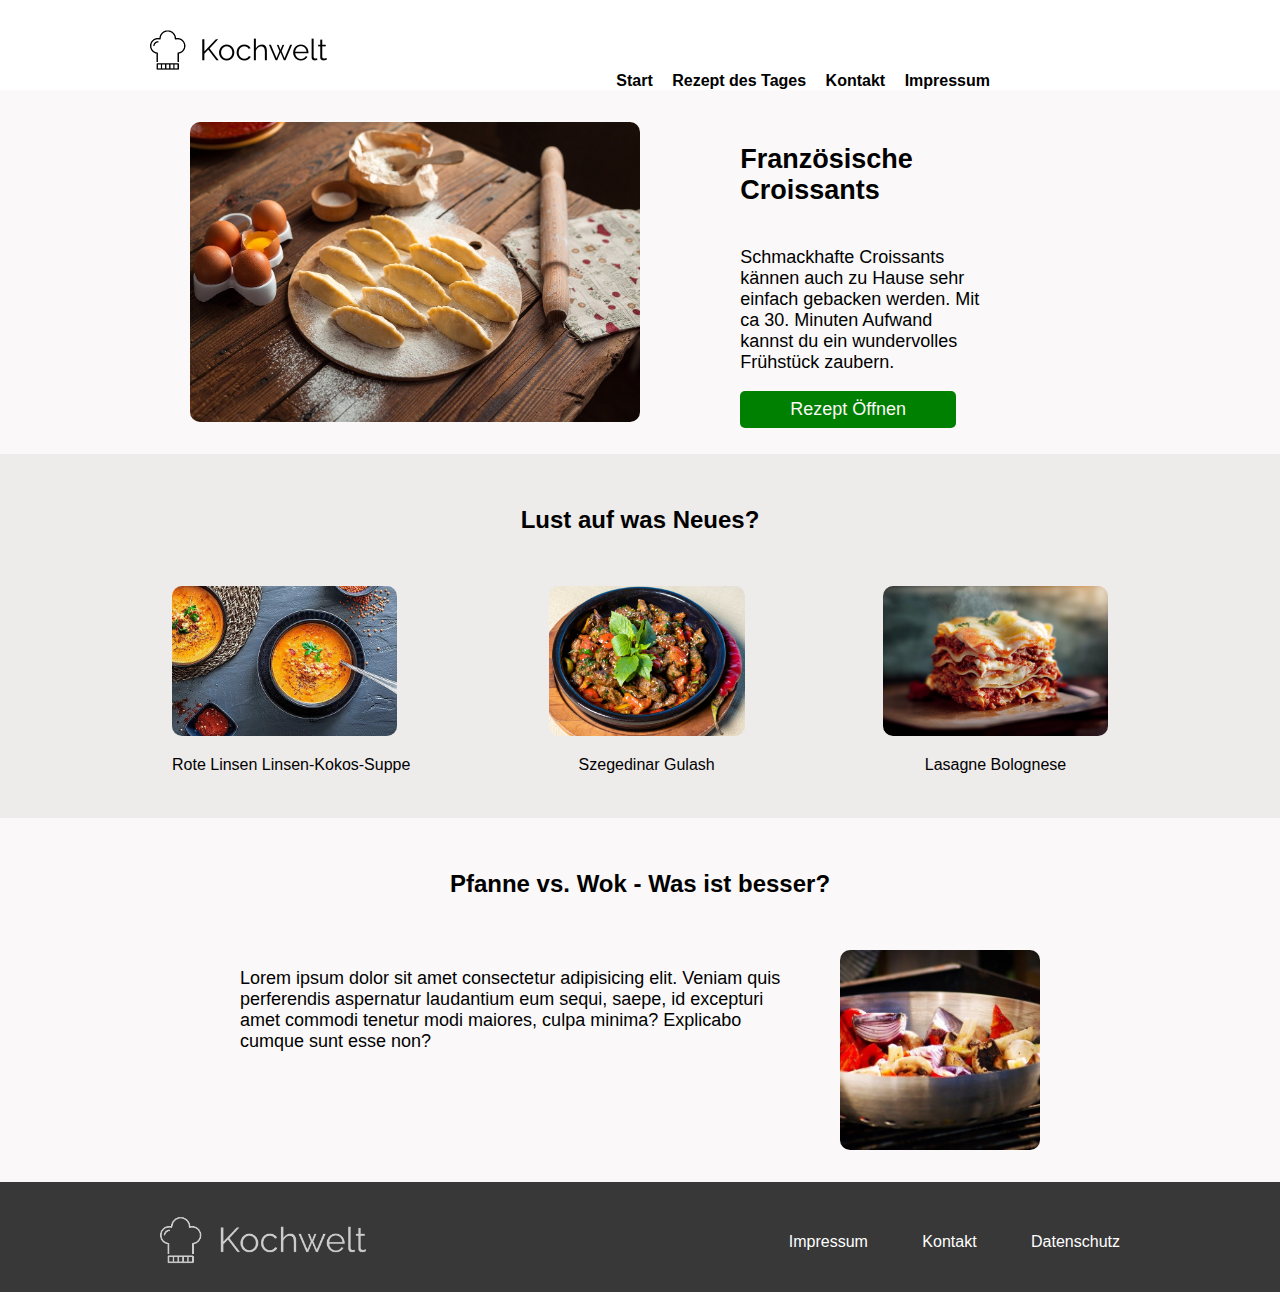
<file: index.html>
<!DOCTYPE html>
<html lang="en">

<head>
    <meta charset="UTF-8">
    <meta http-equiv="X-UA-Compatible" content="IE=edge">
    <meta name="viewport" content="width=device-width, initial-scale=1.0">
    <title>Document</title>
    <script src="script.js"></script>
    <link rel="stylesheet" href="style.css">
    
</head>

<body onload="includeHTML()">
    <div w3-include-html="templates/header.html"></div>
    <div class="bg1">
        <div class="bg1-inner">
            <div class="inner-l">
                <img src="img/croissant.jpg">
            </div>
            <div class="inner-r">
                <h2>Französische Croissants</h2>
                <p>Schmackhafte Croissants kännen auch zu Hause sehr einfach gebacken werden. Mit ca 30. Minuten Aufwand
                    kannst du ein wundervolles Frühstück zaubern.</p>
                <a href="croissant.html" class="button">Rezept Öffnen</a>
            </div>
        </div>

    </div>
    <div class="bg2">
        <h2>Lust auf was Neues?</h2>
        <div class="bg2_inner">
            <div class="1">
                <a href="suppe.html"><img src="img/suppe.jpg"></a>
                <p>Rote Linsen Linsen-Kokos-Suppe</p>
            </div>
            <div class="2">
                <a href="gulash.html"><img src="img/Gulasch.jpg"></a>
                <p>Szegedinar Gulash</p>
            </div>
            <div class="3">
                <a href="lasagne.html"><img src="img/lasagne.jpg"></a>
                <p>Lasagne Bolognese</p>
            </div>
        </div>
    </div>
    <div class="bg3">
        <h2>Pfanne vs. Wok - Was ist besser?</h2>
        <div class="bg3-inner">
            <div class="inner-2l">
                <a href="#"><img src="img/wok.jpg"></a>
            </div>
            <div class="inner-2r">
                <p>Lorem ipsum dolor sit amet consectetur adipisicing elit. Veniam quis perferendis aspernatur
                    laudantium eum sequi, saepe, id excepturi amet commodi tenetur modi maiores, culpa minima? Explicabo
                    cumque sunt esse non?</p>
            </div>
        </div>

    </div>
    <div w3-include-html="templates/footer.html"></div>
</body>

</html>
</file>
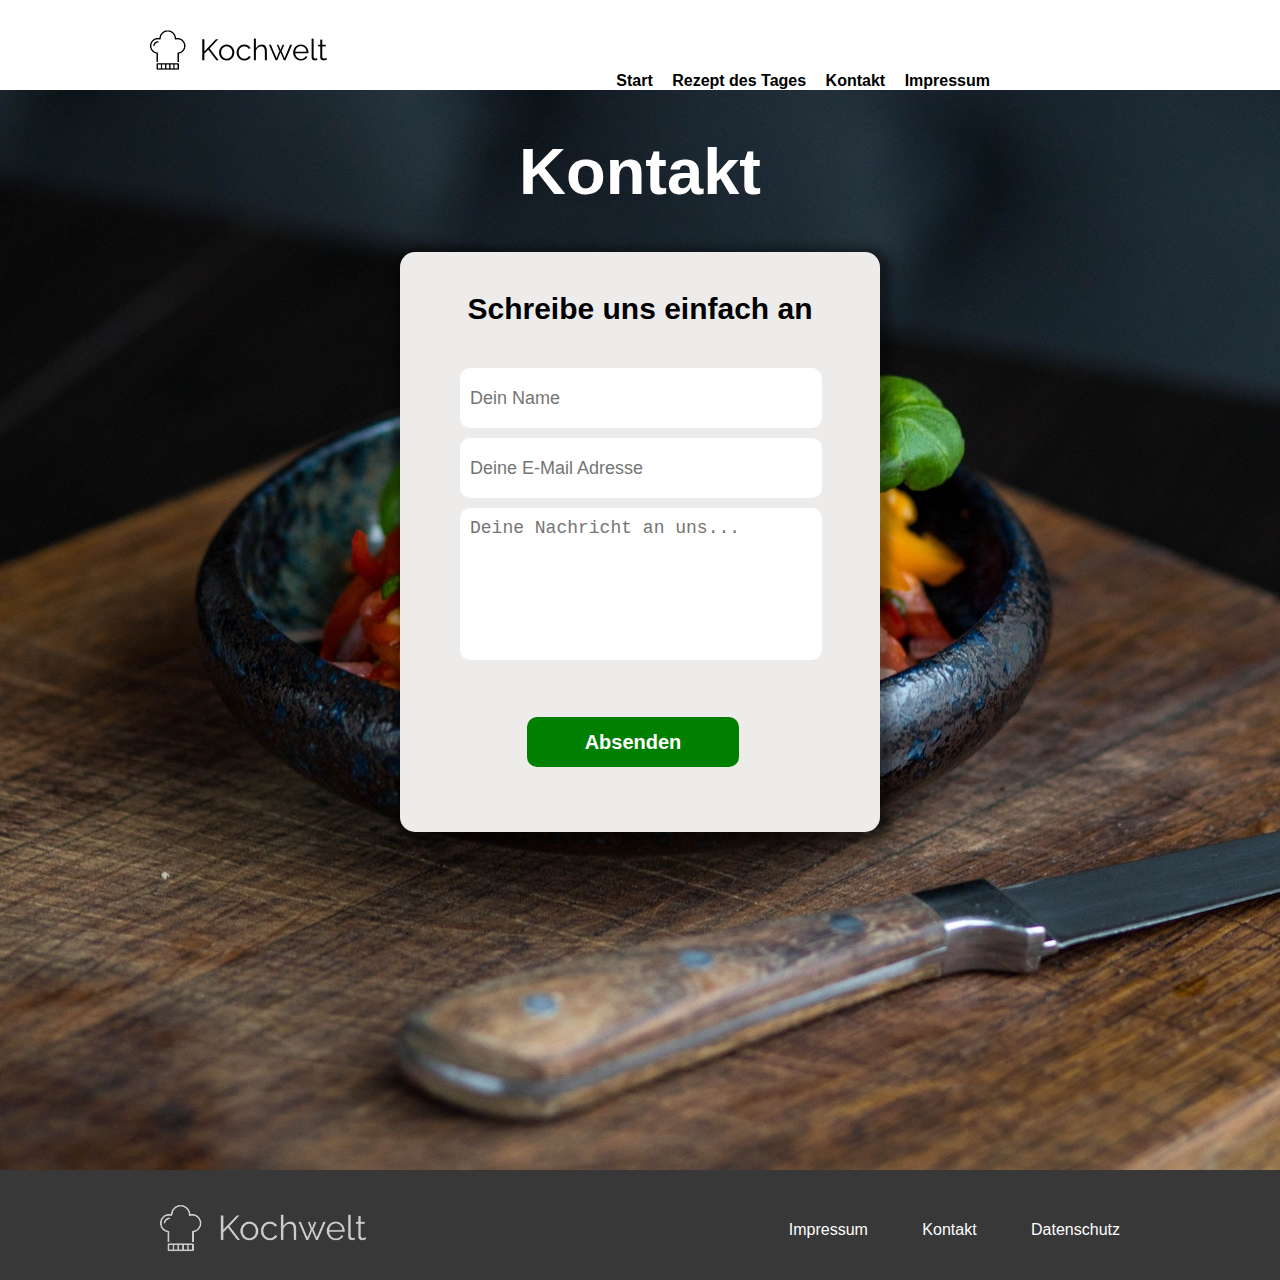
<file: contact.html>
<!DOCTYPE html>
<html lang="de">

<head>
    <meta charset="UTF-8">
    <meta http-equiv="X-UA-Compatible" content="IE=edge">
    <meta name="viewport" content="width=device-width, initial-scale=1.0">
    <title>Kochwelt - Kontakt</title>
    <script src="script.js"></script>
    <link rel="stylesheet" href="style.css">
    <link rel="icon" type="image/png" sizes="32x32" href="img/favicon-32x32.png">
    <link rel="icon" type="image/png" sizes="16x16" href="img/favicon-16x16.png">



</head>

<body onload="includeHTML()">
    <div w3-include-html="templates/header.html"></div>
    <div class="main-box">

        <h1 class="contact-h1">Kontakt</h1>

        <div class="contact-box">
            <h3 class="contact-h3">Schreibe uns einfach an </h3>

            <form action="http://gruppenarbeit-481kochwelt.developerakademie.net/" method="post">

                <input type="name" name="name" placeholder="Dein Name" required>

                <input type="email" placeholder="Deine E-Mail Adresse" required>

                <textarea type="text" style="resize: none;" placeholder="Deine Nachricht an uns..." name="message" cols="30" rows="7"
                    required></textarea>

                <button class="submit-btn " type="submit">Absenden</button>
            </form>

        </div>

    </div>

    <div w3-include-html="templates/footer.html"></div>

</body>

</html>
</file>
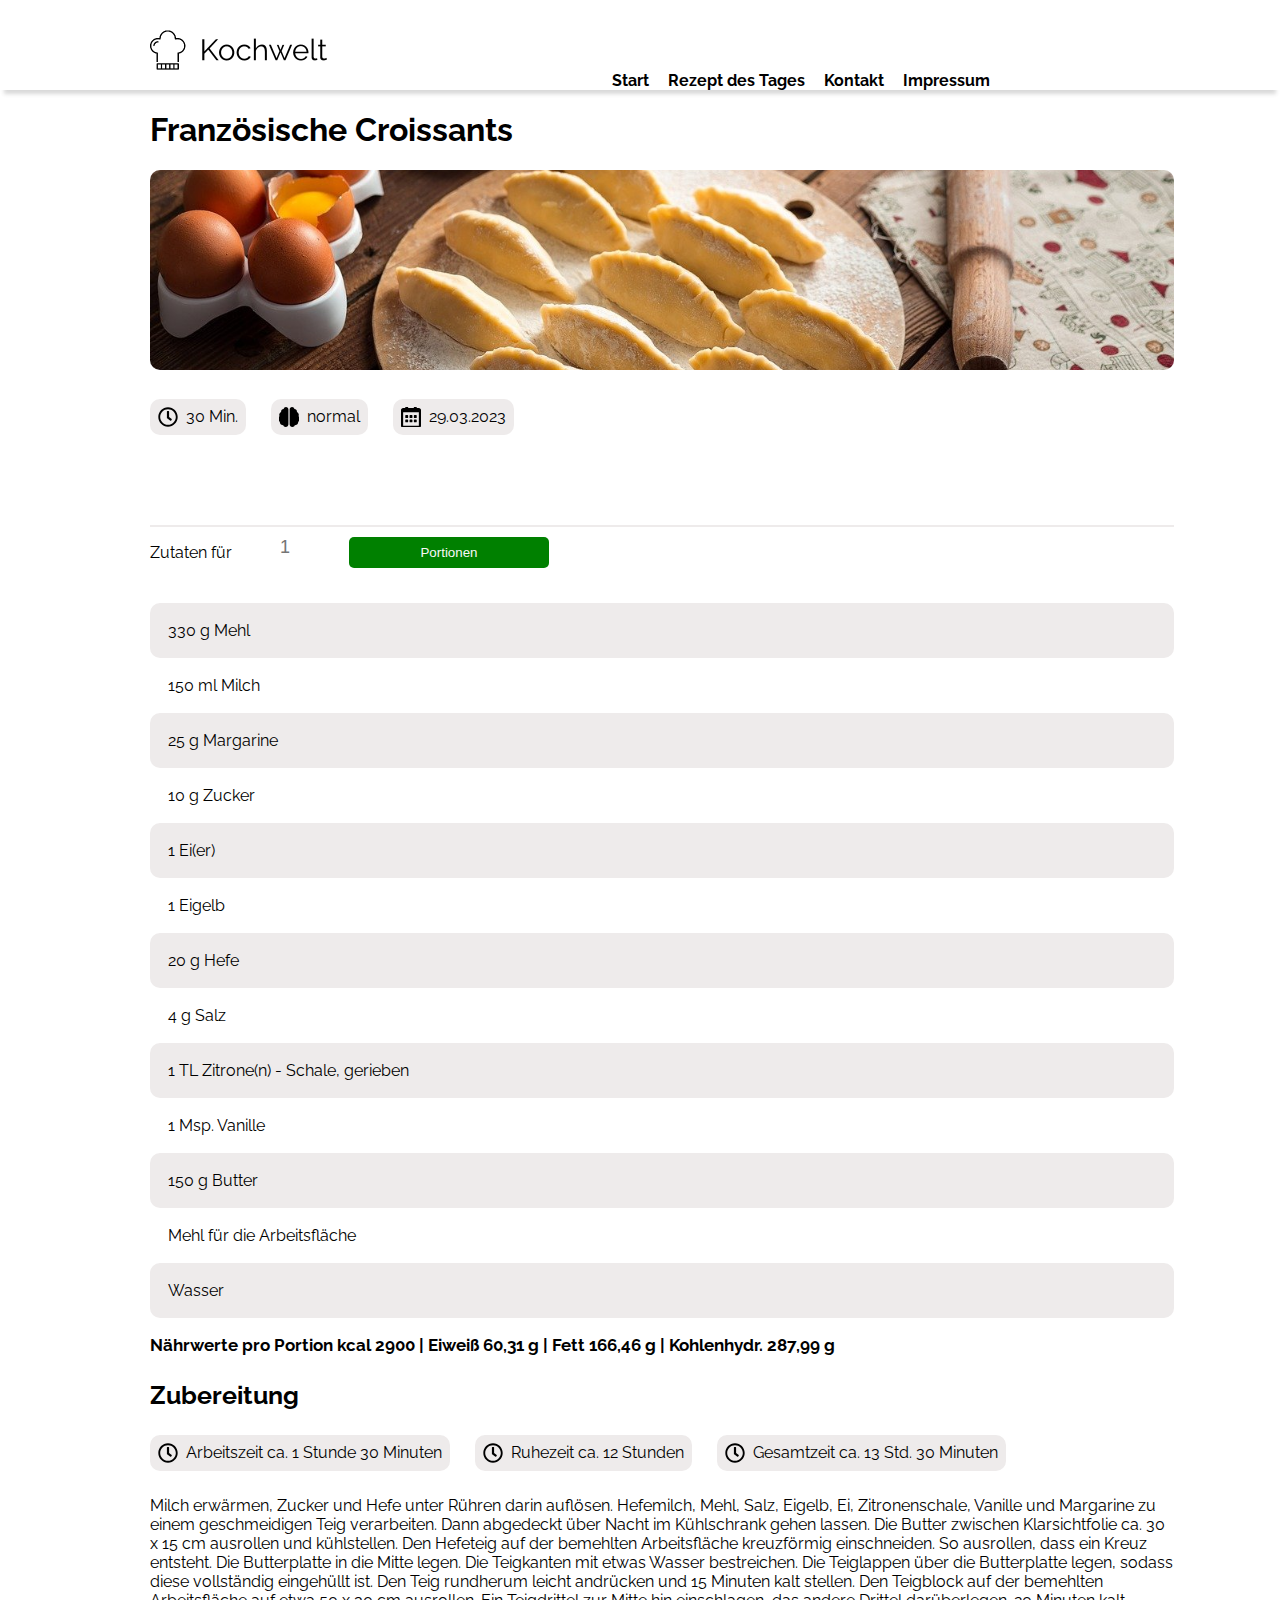
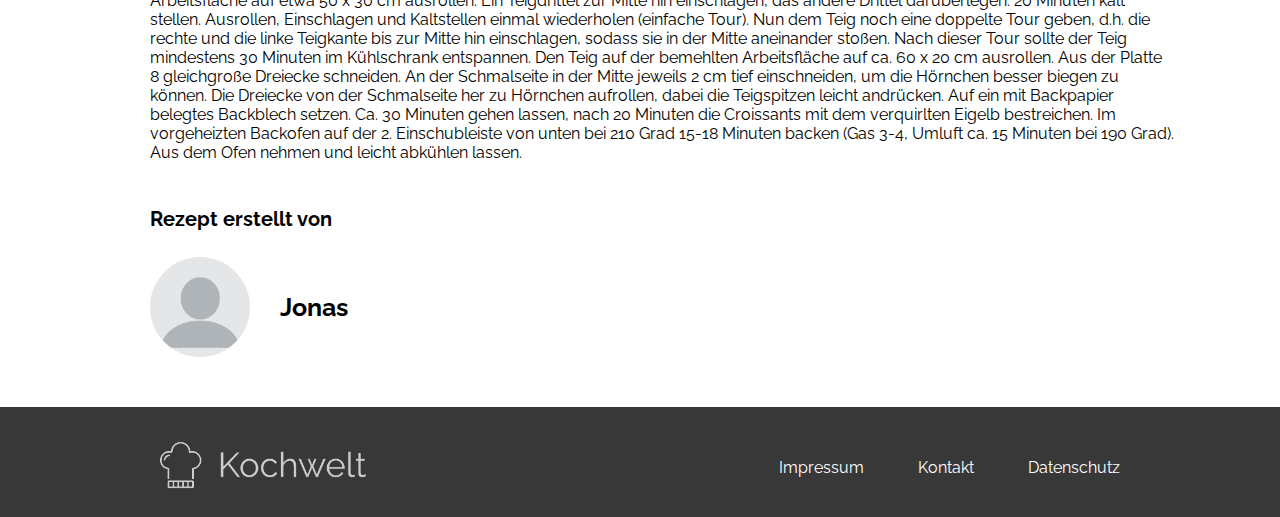
<file: croissant.html>
<!DOCTYPE html>
<html lang="de">

<head>
    <meta charset="UTF-8">
    <meta http-equiv="X-UA-Compatible" content="IE=edge">
    <meta name="viewport" content="width=device-width, initial-scale=1.0">
    <title>"Croissant"</title>
    <link rel="preconnect" href="https://fonts.googleapis.com">
    <link rel="preconnect" href="https://fonts.gstatic.com" crossorigin>
    <link
        href="https://fonts.googleapis.com/css2?family=Raleway:ital,wght@0,400;0,500;0,600;0,700;0,800;0,900;1,300;1,400;1,500;1,600;1,700;1,800;1,900&display=swap"
        rel="stylesheet">
    <link rel="icon" type="image/png" sizes="32x32" href="img/favicon-32x32.png">
    <link rel="icon" type="image/png" sizes="16x16" href="img/favicon-16x16.png">
    <link rel="stylesheet" href="style.css">
    <script src="script.js"></script>
</head>

<body onload="includeHTML()">
    <div w3-include-html="templates/header.html"></div>
    <div class="main">
        <div class="headline">
            <h1 id="recipe-h1">Französische Croissants</h1>
            <img src="img/croissant.jpg">
        </div>
        <div class="icons-main">
            <div class="icon-sub"><img src="img/icons/clock-regular.svg">30 Min.</div>
            <div class="icon-sub"><img src="img/icons/brain-solid.svg">normal</div>
            <div class="icon-sub"><img src="img/icons/calendar-alt-regular.svg">29.03.2023</div>
        </div>
        <div class="vertical-line"></div>
        <div class="amount-calc">
            <p>Zutaten für</p>
            <input id="user-input" type="number" min="1" max="10" placeholder="1" />
            <button onclick="changeAmount_1()" id="change-amount-btn" class="button body">
                Portionen
            </button>
        </div>
        <table>
            <tr>
                <td id="ing-1" data-amount="330">330 g Mehl</td>
            </tr>
            <tr>
                <td id="ing-2" data-amount="150">150 ml Milch</td>

            </tr>
            <tr>
                <td id="ing-3" data-amount="25">25 g Margarine</td>
            </tr>
            <tr>
                <td id="ing-4" data-amount="10">10 g Zucker</td>
            </tr>
            <tr>
                <td id="ing-5" data-amount="1">1 Ei(er)</td>
            </tr>
            <tr>
                <td id="ing-6" data-amount="1">1 Eigelb</td>
            </tr>
            <tr>
                <td id="ing-7" data-amount="20">20 g Hefe</td>
            </tr>
            <tr>
                <td id="ing-8" data-amount="4">4 g Salz</td>
            </tr>
            <tr>
                <td id="ing-9" data-amount="1">1 TL Zitrone(n) - Schale, gerieben</td>
            </tr>
            <tr>
                <td id="ing-10" data-amount="1">1 Msp. Vanille</td>
            </tr>
            <tr>
                <td id="ing-11" data-amount="150">150 g Butter</td>
            </tr>
            <tr>
                <td>Mehl für die Arbeitsfläche</td>
            </tr>
            <tr>
                <td>Wasser</td>
            </tr>
        </table>
        <p class="nutrition">
            <b> Nährwerte pro Portion
                kcal
                2900 |
                Eiweiß
                60,31 g |
                Fett
                166,46 g |
                Kohlenhydr.
                287,99 g</b>
        </p>
        <h3 class="recipe-h3">Zubereitung</h3>
        <div class="icons-main">
            <div class="icon-sub"><img src="img/icons/clock-regular.svg">Arbeitszeit ca. 1 Stunde 30 Minuten</div>
            <div class="icon-sub"><img src="img/icons/clock-regular.svg">Ruhezeit ca. 12 Stunden</div>
            <div class="icon-sub"><img src="img/icons/clock-regular.svg">Gesamtzeit ca. 13 Std. 30 Minuten</div>
        </div>
        <p class="recipe-p">
            Milch erwärmen, Zucker und Hefe unter Rühren darin auflösen. Hefemilch, Mehl, Salz, Eigelb, Ei, Zitronenschale, 
            Vanille und Margarine zu einem geschmeidigen Teig verarbeiten. Dann abgedeckt über Nacht im Kühlschrank 
            gehen lassen.

            Die Butter zwischen Klarsichtfolie ca. 30 x 15 cm ausrollen und kühlstellen.

            Den Hefeteig auf der bemehlten Arbeitsfläche kreuzförmig einschneiden. So ausrollen, dass ein Kreuz entsteht. 
            Die Butterplatte in die Mitte legen. Die Teigkanten mit etwas Wasser bestreichen. Die Teiglappen über die 
            Butterplatte legen, sodass diese vollständig eingehüllt ist. Den Teig rundherum leicht andrücken und 15 Minuten 
            kalt stellen.

            Den Teigblock auf der bemehlten Arbeitsfläche auf etwa 50 x 30 cm ausrollen. Ein Teigdrittel zur Mitte hin einschlagen, 
            das andere Drittel darüberlegen. 20 Minuten kalt stellen.

            Ausrollen, Einschlagen und Kaltstellen einmal wiederholen (einfache Tour). Nun dem Teig noch eine doppelte Tour geben, 
            d.h. die rechte und die linke Teigkante bis zur Mitte hin einschlagen, sodass sie in der Mitte aneinander stoßen. 
            Nach dieser Tour sollte der Teig mindestens 30 Minuten im Kühlschrank entspannen.


            Den Teig auf der bemehlten Arbeitsfläche auf ca. 60 x 20 cm ausrollen. Aus der Platte 8 gleichgroße Dreiecke schneiden. 
            An der Schmalseite in der Mitte jeweils 2 cm tief einschneiden, um die Hörnchen besser biegen zu können.


            Die Dreiecke von der Schmalseite her zu Hörnchen aufrollen, dabei die Teigspitzen leicht andrücken. Auf ein mit Backpapier 
            belegtes Backblech setzen. Ca. 30 Minuten gehen lassen, nach 20 Minuten die Croissants mit dem verquirlten Eigelb bestreichen.

            Im vorgeheizten Backofen auf der 2. Einschubleiste von unten bei 210 Grad 15-18 Minuten backen 
            (Gas 3-4, Umluft ca. 15 Minuten bei 190 Grad). Aus dem Ofen nehmen und leicht abkühlen lassen. 
        </p>

        <h4 class="recipe-h4">Rezept erstellt von</h4>
        <div class="author"><img src="img/profile.png">Jonas</div>

    </div>
    <div w3-include-html="templates/footer.html"></div>
</body>

</html>
</file>
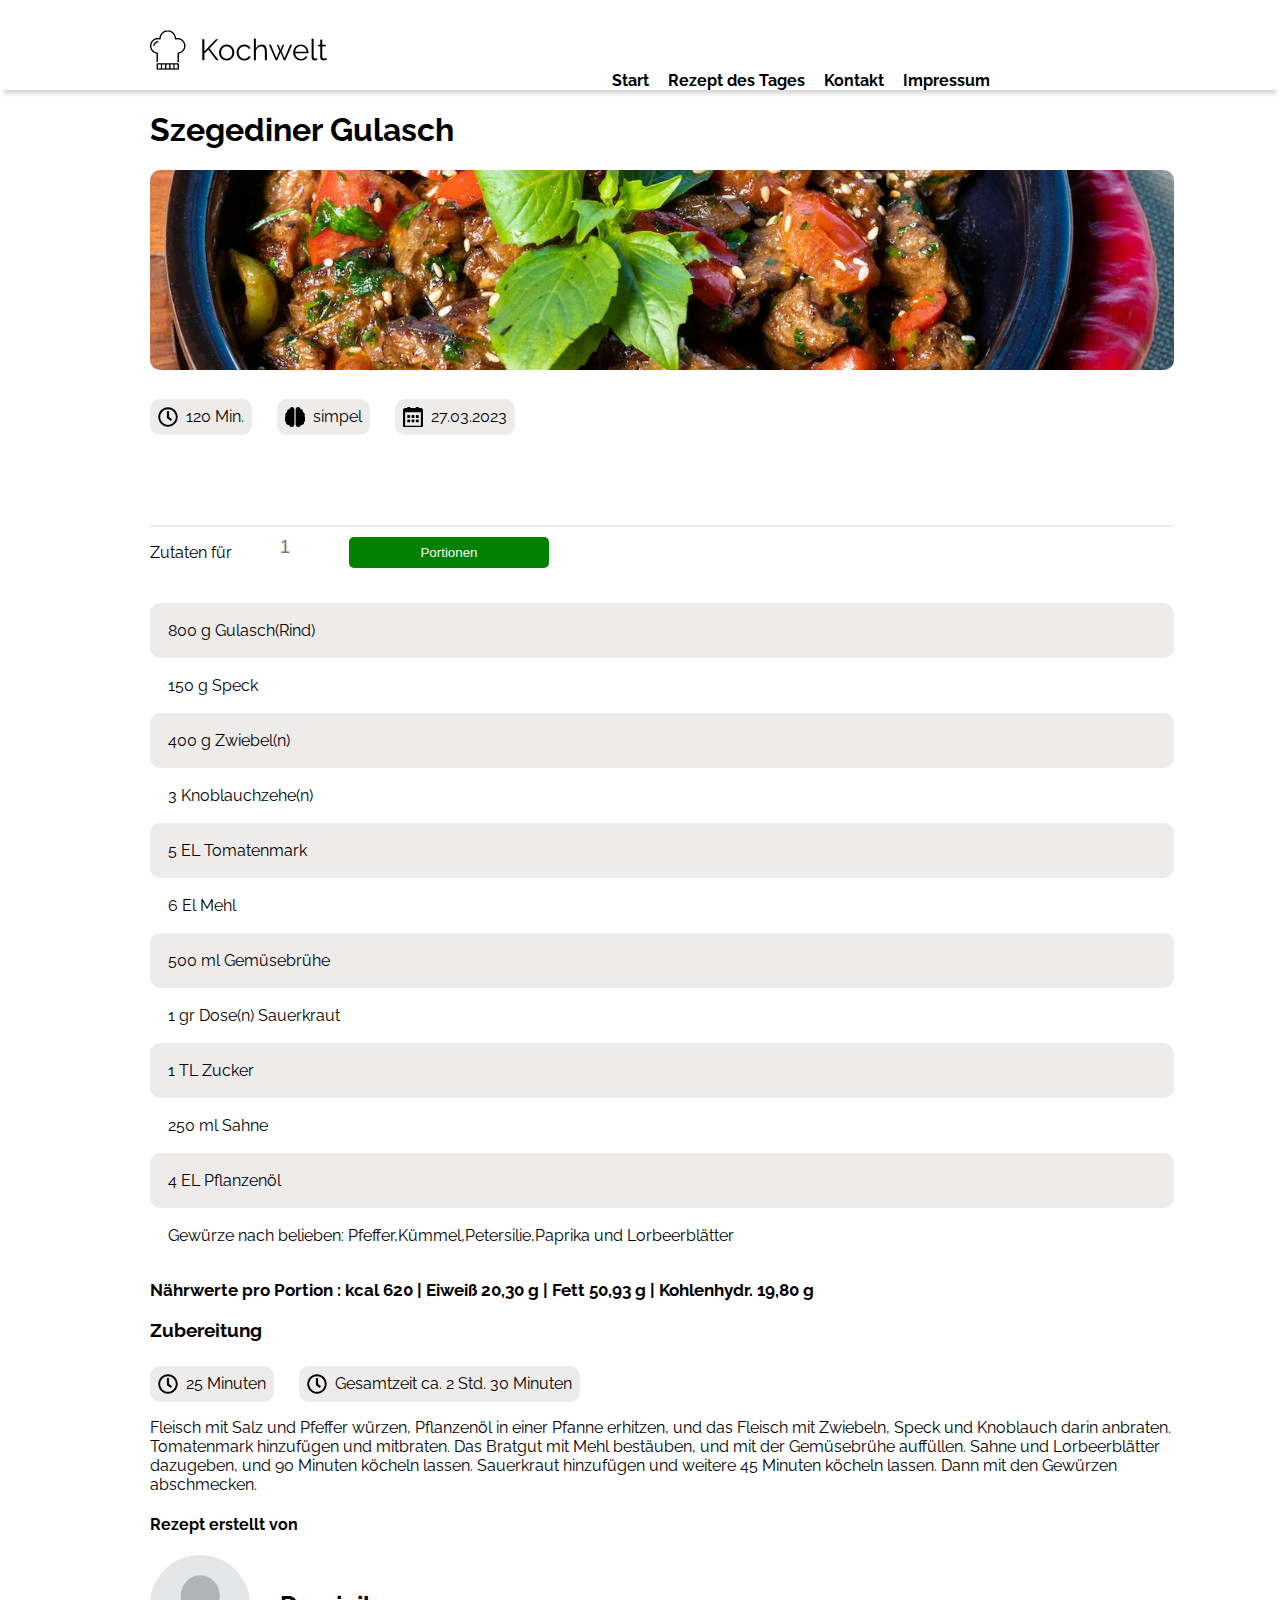
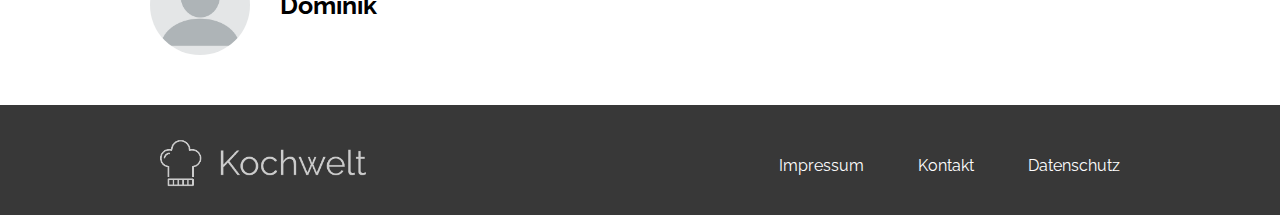
<file: gulash.html>
<!DOCTYPE html>
<html lang="de">

<head>
    <meta charset="UTF-8">
    <meta http-equiv="X-UA-Compatible" content="IE=edge">
    <meta name="viewport" content="width=device-width, initial-scale=1.0">
    <title>Rezept des Tages
    </title>
    <link rel="preconnect" href="https://fonts.googleapis.com">
    <link rel="preconnect" href="https://fonts.gstatic.com" crossorigin>
    <link
        href="https://fonts.googleapis.com/css2?family=Raleway:ital,wght@0,400;0,500;0,600;0,700;0,800;0,900;1,300;1,400;1,500;1,600;1,700;1,800;1,900&display=swap"
        rel="stylesheet">
    <link rel="icon" type="image/png" sizes="32x32" href="img/favicon-32x32.png">
    <link rel="icon" type="image/png" sizes="16x16" href="img/favicon-16x16.png">
    <link rel="stylesheet" href="style.css">
    <script src="script.js"></script>

</head>

<body onload="includeHTML()">
    <div w3-include-html="templates/header.html"></div>
    <div class="main">
        <div class="headline">
            <h1>Szegediner Gulasch</h1>
            <img src="img/Gulasch.jpg">
        </div>
        <div class="icons-main">
            <div class="icon-sub"><img src="img/icons/clock-regular.svg">120 Min.</div>
            <div class="icon-sub"><img src="img/icons/brain-solid.svg">simpel</div>
            <div class="icon-sub"><img src="img/icons/calendar-alt-regular.svg">27.03.2023</div>
        </div>
        <div class="vertical-line"></div>
        <div class="amount-calc">
            <p>Zutaten für</p>
            <input id="user-input" type="number" min="1" max="10" placeholder="1" />
            <button onclick="changeAmount_1()" id="change-amount-btn" class="button body">
                Portionen
            </button>
        </div>
        <table>
            <tr>
                <td id="ing-1" data-amount="800">800 g Gulasch(Rind)</td>
            </tr>
            <tr>
                <td id="ing-2" data-amount="150">150 g Speck</td>
            </tr>
            <tr>
                <td id="ing-3" data-amount="400">400 g Zwiebel(n)</td>
            </tr>
            <tr>
                <td id="ing-4" data-amount="3">3 Knoblauchzehe(n)</td>
            </tr>
            <tr>
                <td id="ing-5" data-amount="5">5 EL Tomatenmark</td>
            </tr>
            <tr>
                <td id="ing-6" data-amount="6">6 El Mehl</td>
            </tr>
            <tr>
                <td id="ing-7" data-amount="500">500 ml Gemüsebrühe</td>
            </tr>
            <tr>
                <td id="ing-8" data-amount="1">1 gr Dose(n) Sauerkraut</td>
            </tr>
            <tr>
                <td id="ing-9" data-amount="1">1 TL Zucker</td>
            </tr>
            <tr>
                <td id="ing-10" data-amount="250">250 ml Sahne</td>
            </tr>
            <tr>
                <td id="ing-11" data-amount="4">4 EL Pflanzenöl</td>
            </tr>
            <tr>
                <td>Gewürze nach belieben:</td>
                <td>Pfeffer,Kümmel,Petersilie,Paprika und Lorbeerblätter</td>
            </tr>
        </table>
        <p class="nutrition">
            <b> Nährwerte pro Portion :
                kcal
                620 |
                Eiweiß
                20,30 g |
                Fett
                50,93 g |
                Kohlenhydr.
                19,80 g </b>
        </p>
        <h3>Zubereitung</h3>
        <div class="icons-main">
            <div class="icon-sub"><img src="img/icons/clock-regular.svg">25 Minuten</div>
            <div class="icon-sub"><img src="img/icons/clock-regular.svg">Gesamtzeit ca. 2 Std. 30 Minuten</div>
        </div>
        <p>Fleisch mit Salz und Pfeffer würzen, Pflanzenöl in einer Pfanne erhitzen, und das Fleisch mit Zwiebeln, Speck
            und Knoblauch darin anbraten. Tomatenmark hinzufügen und mitbraten. Das Bratgut mit Mehl bestäuben, und mit
            der Gemüsebrühe auffüllen. Sahne und Lorbeerblätter dazugeben, und 90 Minuten köcheln lassen. Sauerkraut
            hinzufügen und weitere 45 Minuten köcheln lassen. Dann mit den Gewürzen abschmecken.</p>

            <h4>Rezept erstellt von</h4>
            <div class="author"><img src="img/profile.png" >Dominik</div>

    </div>
    <div w3-include-html="templates/footer.html"></div>
</body>

</html>
</file>
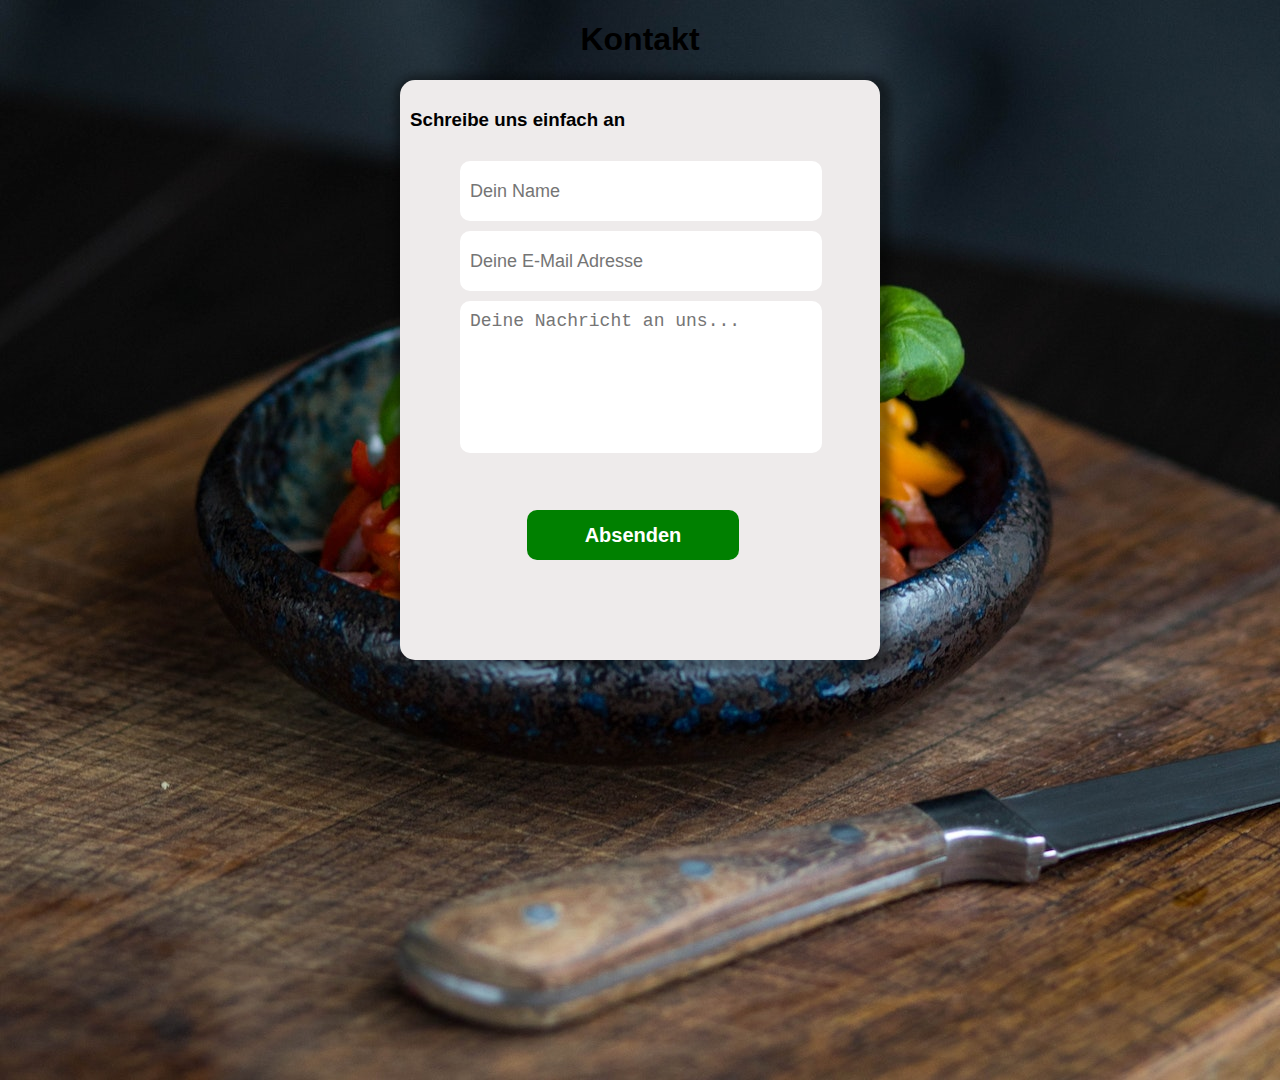
<file: kontakt.html>
<!DOCTYPE html>
<html lang="de">

<head>
    <meta charset="UTF-8">
    <meta http-equiv="X-UA-Compatible" content="IE=edge">
    <meta name="viewport" content="width=device-width, initial-scale=1.0">
    <title>Kochwelt - Kontakt</title>
    <link rel="stylesheet" href="style.css">
    <link rel="icon" type="image/png" sizes="32x32" href="img/favicon-32x32.png">
    <link rel="icon" type="image/png" sizes="16x16" href="img/favicon-16x16.png">



</head>

<body class="kontakt">
    <div class="main-box">

        <h1>Kontakt</h1>

        <div class="contact-box">
            <h3>Schreibe uns einfach an </h3>

            <form action="http://gruppenarbeit-481kochwelt.developerakademie.net/" method="post">

                <input type="name" name="name" placeholder="Dein Name" required>

                <input type="email" placeholder="Deine E-Mail Adresse" required>

                <textarea type="text" style="resize: none;" placeholder="Deine Nachricht an uns..." name="message" cols="30" rows="7"
                    required></textarea>

                <button class="submit-btn " type="submit">Absenden</button>
            </form>

        </div>

    </div>



</body>

</html>
</file>
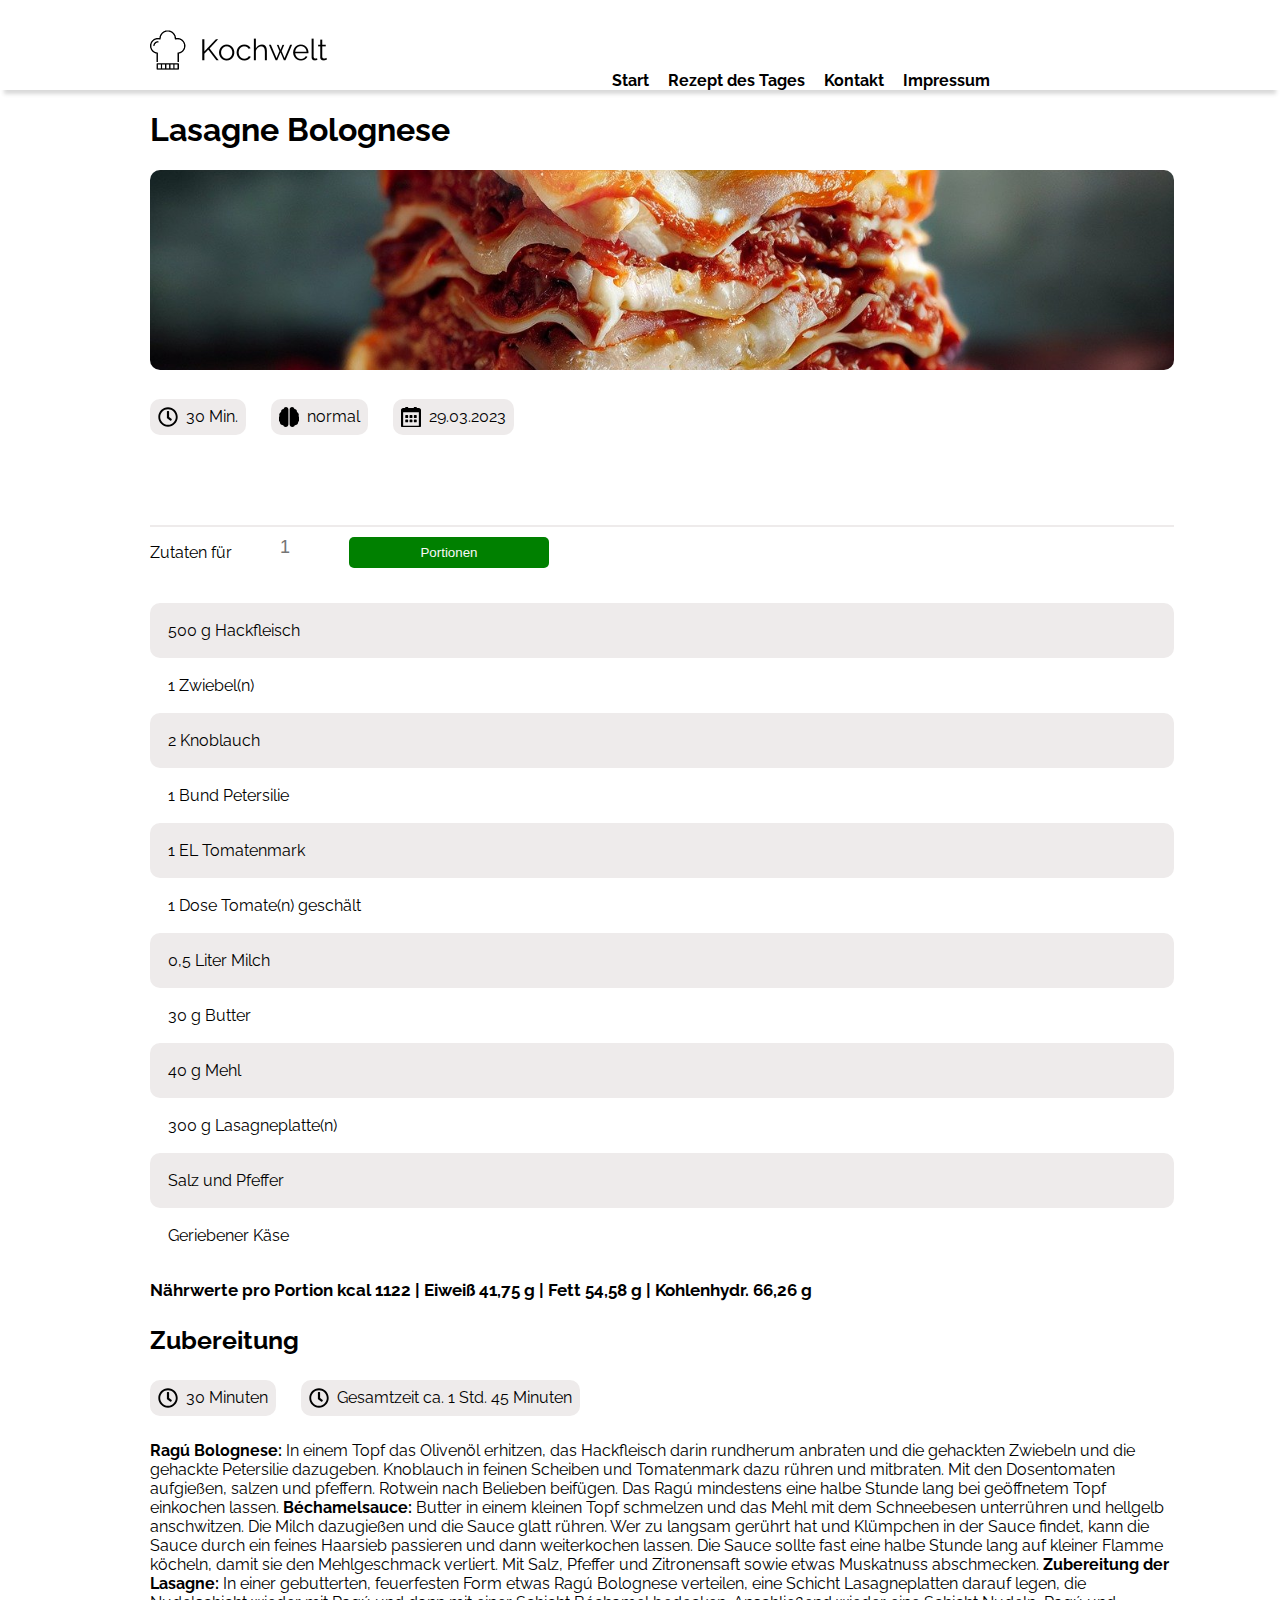
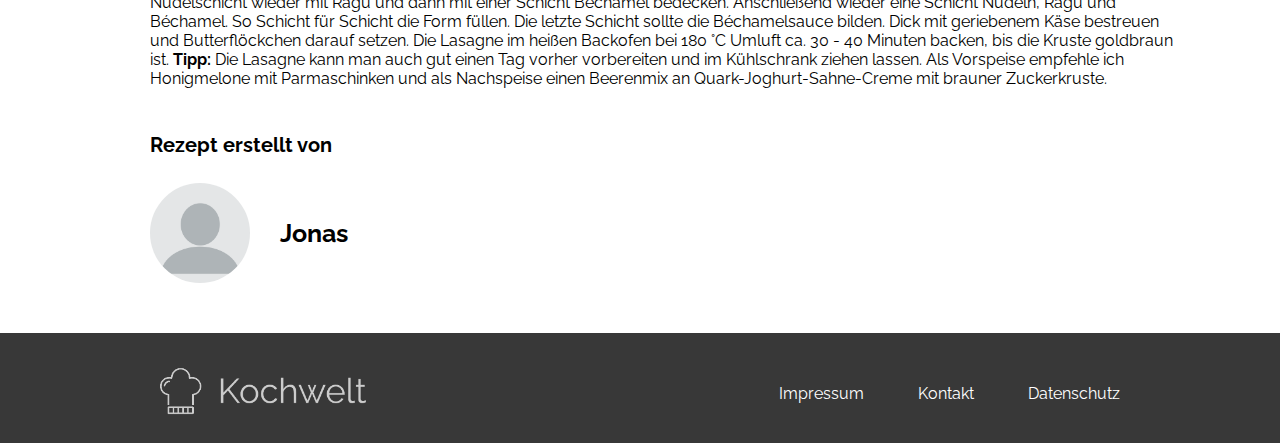
<file: lasagne.html>
<!DOCTYPE html>
<html lang="de">

<head>
    <meta charset="UTF-8">
    <meta http-equiv="X-UA-Compatible" content="IE=edge">
    <meta name="viewport" content="width=device-width, initial-scale=1.0">
    <title>"Lasagne alla Bolognese"</title>
    <link rel="preconnect" href="https://fonts.googleapis.com">
    <link rel="preconnect" href="https://fonts.gstatic.com" crossorigin>
    <link
        href="https://fonts.googleapis.com/css2?family=Raleway:ital,wght@0,400;0,500;0,600;0,700;0,800;0,900;1,300;1,400;1,500;1,600;1,700;1,800;1,900&display=swap"
        rel="stylesheet">
    <link rel="icon" type="image/png" sizes="32x32" href="img/favicon-32x32.png">
    <link rel="icon" type="image/png" sizes="16x16" href="img/favicon-16x16.png">
    <link rel="stylesheet" href="style.css">
    <script src="script.js"></script>
</head>

<body onload="includeHTML()">
    <div w3-include-html="templates/header.html"></div>
    <div class="main">
        <div class="headline">
            <h1 id="recipe-h1">Lasagne Bolognese</h1>
            <img src="img/lasagne.jpg">
        </div>
        <div class="icons-main">
            <div class="icon-sub"><img src="img/icons/clock-regular.svg">30 Min.</div>
            <div class="icon-sub"><img src="img/icons/brain-solid.svg">normal</div>
            <div class="icon-sub"><img src="img/icons/calendar-alt-regular.svg">29.03.2023</div>
        </div>
        <div class="vertical-line"></div>
        <div class="amount-calc">
            <p>Zutaten für</p>
            <input id="user-input" type="number" min="1" max="10" placeholder="1" />
            <button onclick="changeAmount_1()" id="change-amount-btn" class="button body">
                Portionen
            </button>
        </div>
        <table>
            <tr>
                <td id="ing-1" data-amount="500">500 g Hackfleisch</td>
            </tr>
            <tr>
                <td id="ing-2" data-amount="1">1 Zwiebel(n)</td>

            </tr>
            <tr>
                <td id="ing-3" data-amount="2">2 Knoblauch</td>
            </tr>
            <tr>
                <td id="ing-4" data-amount="1">1 Bund Petersilie</td>
            </tr>
            <tr>
                <td id="ing-5" data-amount="1">1 EL Tomatenmark</td>
            </tr>
            <tr>
                <td id="ing-6" data-amount="1">1 Dose Tomate(n) geschält</td>
            </tr>
            <tr>
                <td id="ing-7" data-amount="0.5">0,5 Liter Milch</td>
            </tr>
            <tr>
                <td id="ing-8" data-amount="30">30 g Butter</td>
            </tr>
            <tr>
                <td id="ing-9" data-amount="40">40 g Mehl</td>
            </tr>
            <tr>
                <td id="ing-10" data-amount="300">300 g Lasagneplatte(n)</td>
            </tr>
            <tr>
                <td>Salz und Pfeffer</td>
            </tr>
            <tr>
                <td>Geriebener Käse</td>
            </tr>
        </table>
        <p class="nutrition">
            <b> Nährwerte pro Portion
                kcal
                1122 |
                Eiweiß
                41,75 g |
                Fett
                54,58 g |
                Kohlenhydr.
                66,26 g</b>
        </p>
        <h3 class="recipe-h3">Zubereitung</h3>
        <div class="icons-main">
            <div class="icon-sub"><img src="img/icons/clock-regular.svg">30 Minuten</div>
            <div class="icon-sub"><img src="img/icons/clock-regular.svg">Gesamtzeit ca. 1 Std. 45 Minuten</div>
        </div>
        <p class="recipe-p"><b>Ragú Bolognese:</b>
            In einem Topf das Olivenöl erhitzen, das Hackfleisch darin rundherum anbraten und die gehackten Zwiebeln und
            die gehackte Petersilie dazugeben. Knoblauch in feinen Scheiben und Tomatenmark dazu rühren und mitbraten.
            Mit den Dosentomaten aufgießen, salzen und pfeffern. Rotwein nach Belieben beifügen. Das Ragú mindestens
            eine halbe Stunde lang bei geöffnetem Topf einkochen lassen.

            <b>Béchamelsauce:</b>
            Butter in einem kleinen Topf schmelzen und das Mehl mit dem Schneebesen unterrühren und hellgelb
            anschwitzen. Die Milch dazugießen und die Sauce glatt rühren. Wer zu langsam gerührt hat und Klümpchen in
            der Sauce findet, kann die Sauce durch ein feines Haarsieb passieren und dann weiterkochen lassen. Die Sauce
            sollte fast eine halbe Stunde lang auf kleiner Flamme köcheln, damit sie den Mehlgeschmack verliert. Mit
            Salz, Pfeffer und Zitronensaft sowie etwas Muskatnuss abschmecken.

            <b>Zubereitung der Lasagne:</b>
            In einer gebutterten, feuerfesten Form etwas Ragú Bolognese verteilen, eine Schicht Lasagneplatten darauf
            legen, die Nudelschicht wieder mit Ragú und dann mit einer Schicht Béchamel bedecken.
            Anschließend wieder eine Schicht Nudeln, Ragú und Béchamel. So Schicht für Schicht die Form füllen.
            Die letzte Schicht sollte die Béchamelsauce bilden. Dick mit geriebenem Käse bestreuen und Butterflöckchen
            darauf setzen.

            Die Lasagne im heißen Backofen bei 180 °C Umluft ca. 30 - 40 Minuten backen, bis die Kruste goldbraun ist.

            <b> Tipp:</b>
            Die Lasagne kann man auch gut einen Tag vorher vorbereiten und im Kühlschrank ziehen lassen.

            Als Vorspeise empfehle ich Honigmelone mit Parmaschinken und als Nachspeise einen Beerenmix an
            Quark-Joghurt-Sahne-Creme mit brauner Zuckerkruste.
        </p>

        <h4 class="recipe-h4">Rezept erstellt von</h4>
        <div class="author"><img src="img/profile.png">Jonas</div>

    </div>
    <div w3-include-html="templates/footer.html"></div>
</body>

</html>
</file>
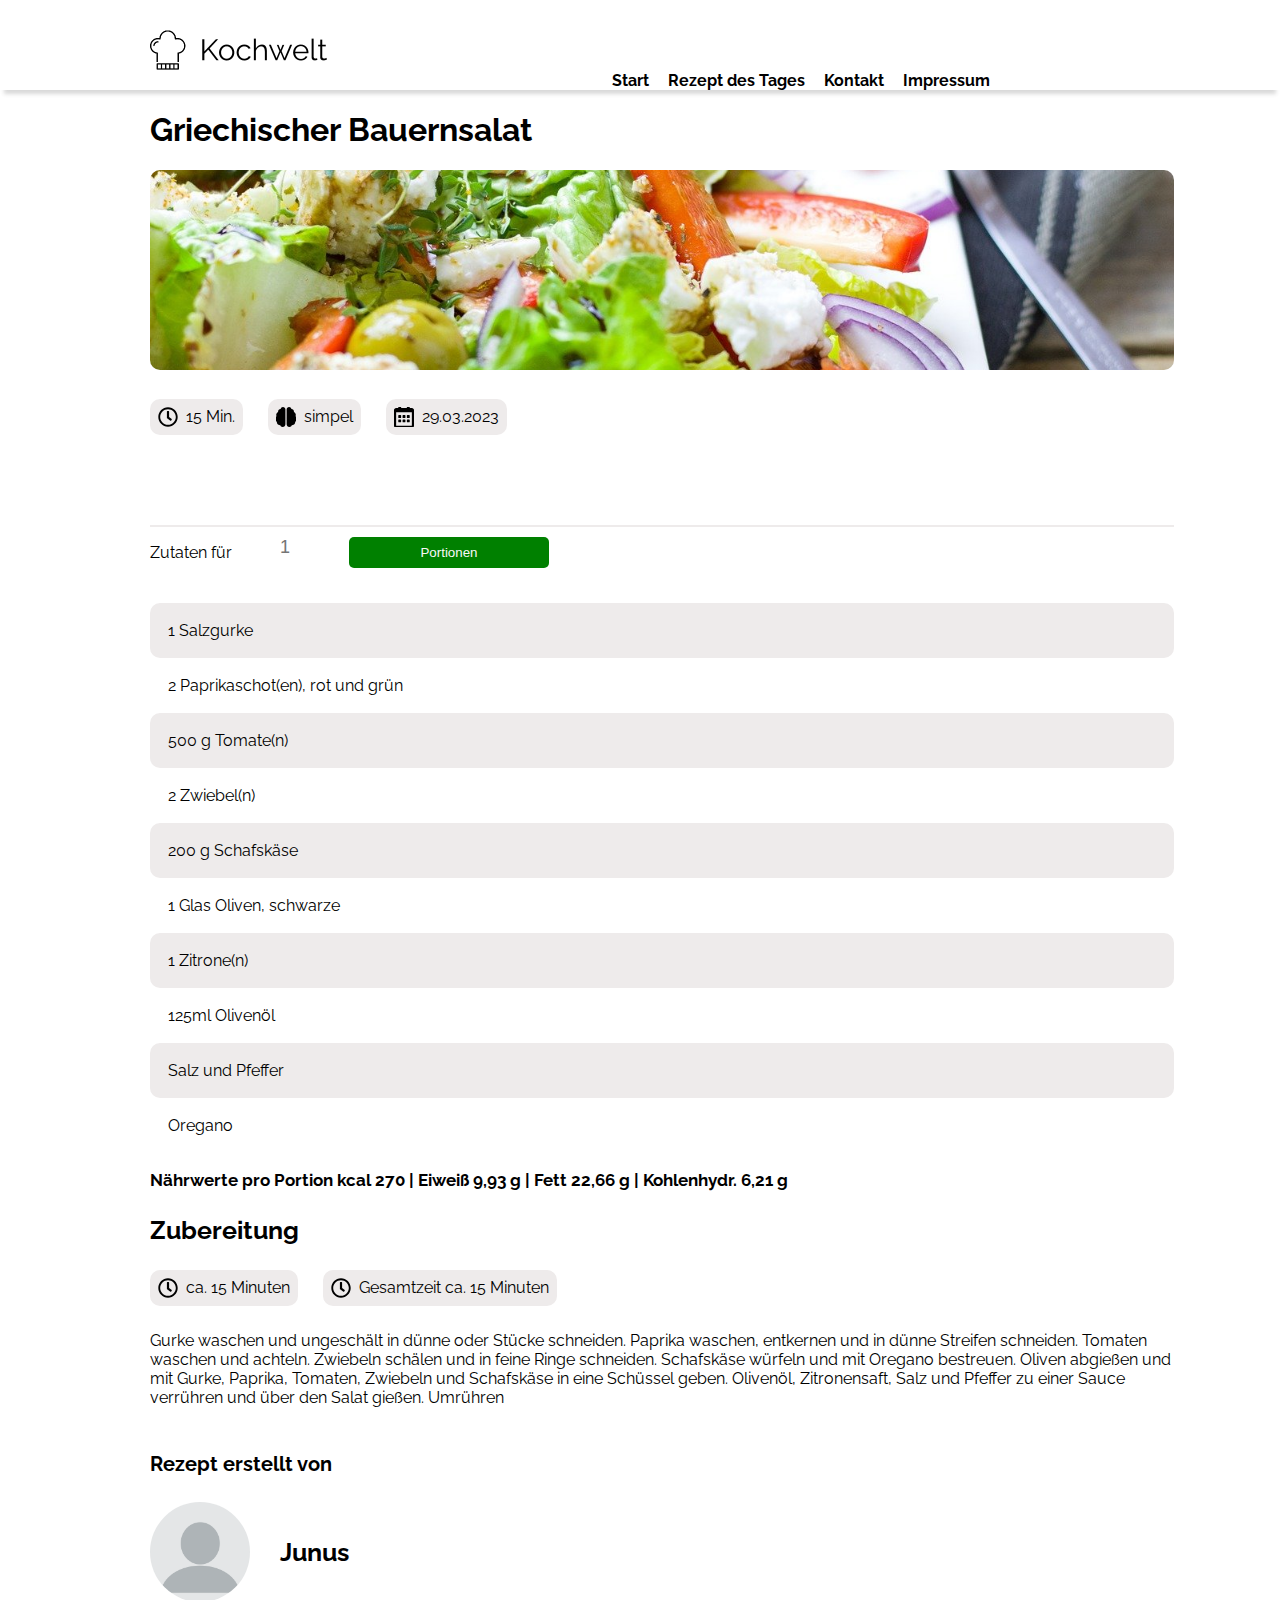
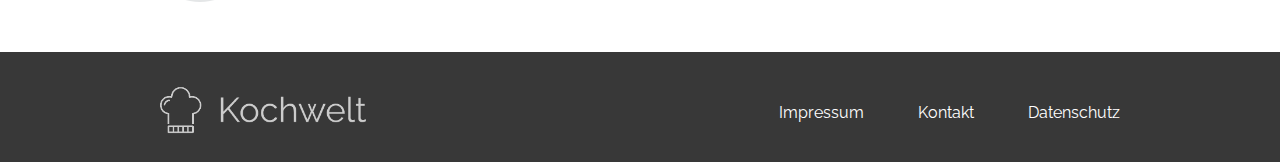
<file: salad.html>
<!DOCTYPE html>
<html lang="de">

<head>
    <meta charset="UTF-8">
    <meta http-equiv="X-UA-Compatible" content="IE=edge">
    <meta name="viewport" content="width=device-width, initial-scale=1.0">
    <title>"Rezept des Tages"</title>
    <link rel="preconnect" href="https://fonts.googleapis.com">
    <link rel="preconnect" href="https://fonts.gstatic.com" crossorigin>
    <link
        href="https://fonts.googleapis.com/css2?family=Raleway:ital,wght@0,400;0,500;0,600;0,700;0,800;0,900;1,300;1,400;1,500;1,600;1,700;1,800;1,900&display=swap"
        rel="stylesheet">
    <link rel="icon" type="image/png" sizes="32x32" href="img/favicon-32x32.png">
    <link rel="icon" type="image/png" sizes="16x16" href="img/favicon-16x16.png">
    <link rel="stylesheet" href="style.css">
    <script src="script.js"></script>
</head>

<body onload="includeHTML()">
    <div w3-include-html="templates/header.html"></div>
    <div class="main">
        <div class="headline">
            <h1 id="recipe-h1">Griechischer Bauernsalat</h1>
            <img src="img/salad.jpg">
        </div>
        <div class="icons-main">
            <div class="icon-sub"><img src="img/icons/clock-regular.svg">15 Min.</div>
            <div class="icon-sub"><img src="img/icons/brain-solid.svg">simpel</div>
            <div class="icon-sub"><img src="img/icons/calendar-alt-regular.svg">29.03.2023</div>
        </div>
        <div class="vertical-line"></div>
        <div class="amount-calc">
            <p>Zutaten für</p>
            <input id="user-input" type="number" min="1" max="10" placeholder="1" />
            <button onclick="changeAmount_1()" id="change-amount-btn" class="button body">
                Portionen
            </button>
        </div>
        <table>
            <tr>
                <td id="ing-1" data-amount="1">1 Salzgurke</td>
            </tr>
            <tr>
                <td id="ing-2" data-amount="2">2 Paprikaschot(en), rot und grün</td>

            </tr>
            <tr>
                <td id="ing-3" data-amount="500">500 g Tomate(n)</td>
            </tr>
            <tr>
                <td id="ing-4" data-amount="2">2 Zwiebel(n)</td>
            </tr>
            <tr>
                <td id="ing-5" data-amount="200">200 g Schafskäse</td>
            </tr>
            <tr>
                <td id="ing-6" data-amount="1">1 Glas Oliven, schwarze</td>
            </tr>
            <tr>
                <td id="ing-7" data-amount="1">1 Zitrone(n)</td>
            </tr>
            <tr>
                <td id="ing-8" data-amount="125">125ml Olivenöl</td>
            </tr>
            <tr>
                <td>Salz und Pfeffer</td>
            </tr>
            <tr>
                <td>Oregano</td>
            </tr>
        </table>
        <p class="nutrition">
            <b> Nährwerte pro Portion
                kcal
                270 |
                Eiweiß
                9,93 g |
                Fett
                22,66 g |
                Kohlenhydr.
                6,21 g</b>
        </p>
        <h3 class="recipe-h3">Zubereitung</h3>
        <div class="icons-main">
            <div class="icon-sub"><img src="img/icons/clock-regular.svg">ca. 15 Minuten</div>
            <div class="icon-sub"><img src="img/icons/clock-regular.svg">Gesamtzeit ca. 15 Minuten</div>
        </div>
        <p class="recipe-p">
            Gurke waschen und ungeschält in dünne oder Stücke schneiden. Paprika waschen, entkernen und in dünne Streifen schneiden.
            Tomaten waschen und achteln. Zwiebeln schälen und in feine Ringe schneiden. Schafskäse würfeln und mit Oregano bestreuen.
            Oliven abgießen und mit Gurke, Paprika, Tomaten, Zwiebeln und Schafskäse in eine Schüssel geben. Olivenöl, Zitronensaft,
            Salz und Pfeffer zu einer Sauce verrühren und über den Salat gießen. Umrühren

        </p>

        <h4 class="recipe-h4">Rezept erstellt von</h4>
        <div class="author"><img src="img/profile.png">Junus</div>

    </div>
    <div w3-include-html="templates/footer.html"></div>
</body>

</html>
</file>
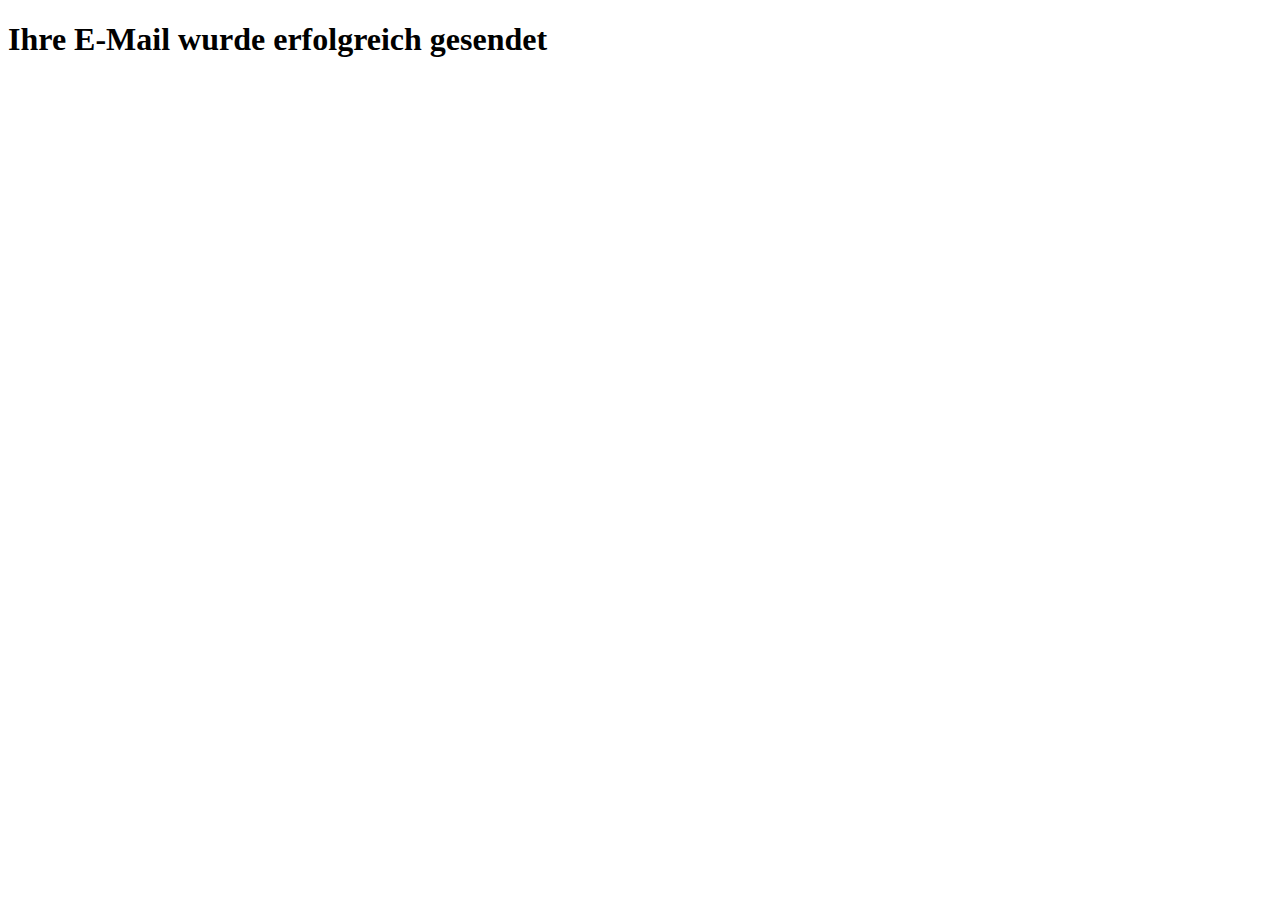
<file: success-email.html>
<!DOCTYPE html>
<html lang="de">

<head>
    <meta charset="UTF-8">
    <meta http-equiv="X-UA-Compatible" content="IE=edge">
    <meta name="viewport" content="width=device-width, initial-scale=1.0">
    <title>Kontakt erfolgreich</title>
    
</head>

<body>

    <h1>Ihre E-Mail wurde erfolgreich gesendet</h1>

</body>

</html>
</file>
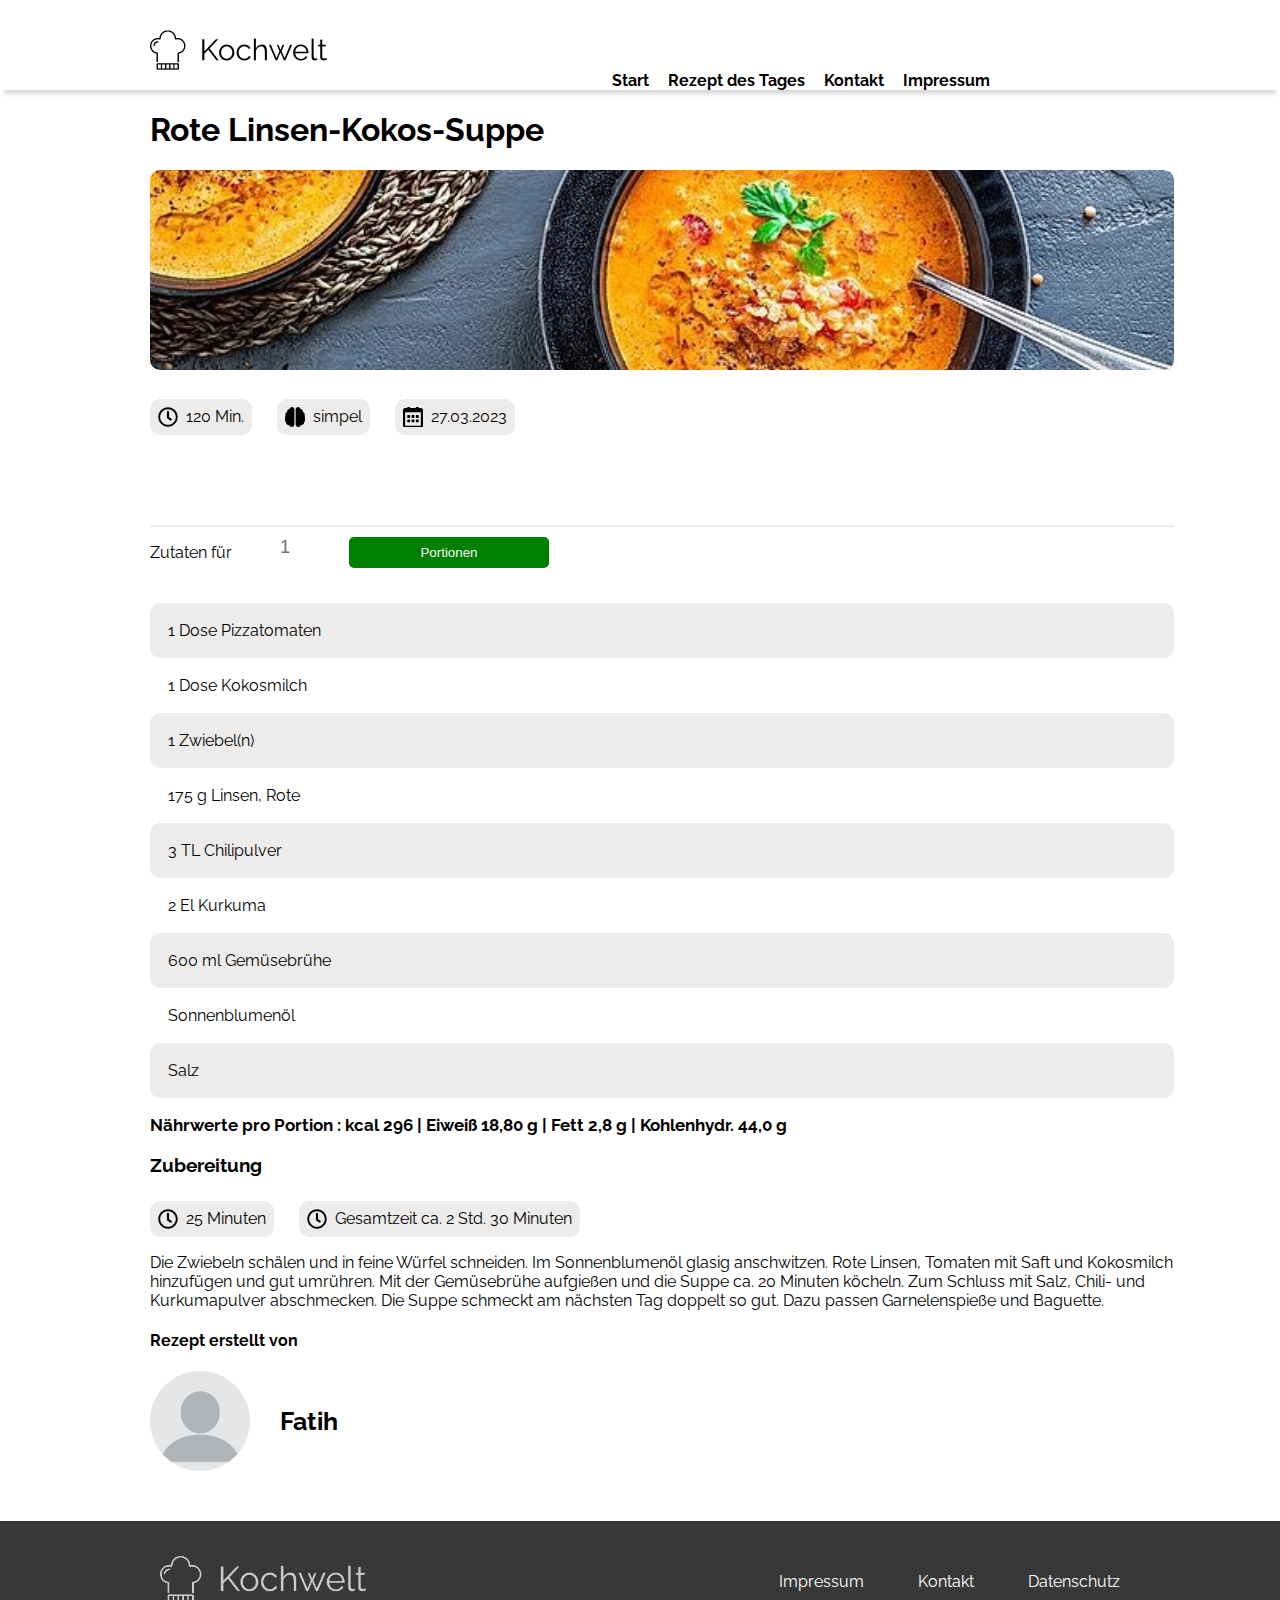
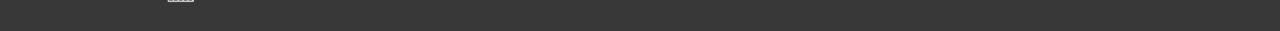
<file: suppe.html>
<!DOCTYPE html>
<html lang="de">

<head>
    <meta charset="UTF-8">
    <meta http-equiv="X-UA-Compatible" content="IE=edge">
    <meta name="viewport" content="width=device-width, initial-scale=1.0">
    <title>Rezept des Tages
    </title>
    <link rel="preconnect" href="https://fonts.googleapis.com">
    <link rel="preconnect" href="https://fonts.gstatic.com" crossorigin>
    <link
        href="https://fonts.googleapis.com/css2?family=Raleway:ital,wght@0,400;0,500;0,600;0,700;0,800;0,900;1,300;1,400;1,500;1,600;1,700;1,800;1,900&display=swap"
        rel="stylesheet">
    <link rel="icon" type="image/png" sizes="32x32" href="img/logo_small.png">
    <link rel="icon" type="image/png" sizes="16x16" href="img/logo_small.png">
    <link rel="stylesheet" href="style.css">
    <script src="script.js"></script>

</head>

<body onload="includeHTML()">
    <div w3-include-html="templates/header.html"></div>
    <div class="main">
        <div class="headline">
            <h1>Rote Linsen-Kokos-Suppe</h1>
            <img src="img/suppe.jpg">
        </div>
        <div class="icons-main">
            <div class="icon-sub"><img src="img/icons/clock-regular.svg">120 Min.</div>
            <div class="icon-sub"><img src="img/icons/brain-solid.svg">simpel</div>
            <div class="icon-sub"><img src="img/icons/calendar-alt-regular.svg">27.03.2023</div>
        </div>
        <div class="vertical-line"></div>
        <div class="amount-calc">
            <p>Zutaten für</p>
            <input id="user-input" type="number" min="1" max="10" placeholder="1" />
            <button onclick="changeAmount_1()" id="change-amount-btn" class="button body">
                Portionen
            </button>
        </div>
        <table>
            <tr>
                <td id="ing-1" data-amount="1">1 Dose Pizzatomaten</td>
            </tr>
            <tr>
                <td id="ing-2" data-amount="1">1 Dose Kokosmilch</td>
            </tr>
            <tr>
                <td id="ing-3" data-amount="1">1 Zwiebel(n)</td>
            </tr>
            <tr>
                <td id="ing-4" data-amount="175">175 g Linsen, Rote</td>
            </tr>
            <tr>
                <td id="ing-5" data-amount="3">3 TL Chilipulver</td>
            </tr>
            <tr>
                <td id="ing-6" data-amount="2">2 El Kurkuma</td>
            </tr>
            <tr>
                <td id="ing-7" data-amount="600">600 ml Gemüsebrühe</td>
            </tr>
            <tr>
                <td>Sonnenblumenöl</td>
            </tr>
            <tr>
                <td>Salz</td>
            </tr>
        </table>
        <p class="nutrition">
            <b> Nährwerte pro Portion :
                kcal
                296 |
                Eiweiß
                18,80 g |
                Fett
                2,8 g |
                Kohlenhydr.
                44,0 g </b>
        </p>
        <h3>Zubereitung</h3>
        <div class="icons-main">
            <div class="icon-sub"><img src="img/icons/clock-regular.svg">25 Minuten</div>
            <div class="icon-sub"><img src="img/icons/clock-regular.svg">Gesamtzeit ca. 2 Std. 30 Minuten</div>
        </div>
        <p> Die Zwiebeln schälen und in feine Würfel schneiden. Im Sonnenblumenöl glasig anschwitzen.
            Rote Linsen, Tomaten mit Saft und Kokosmilch hinzufügen und gut umrühren.
            Mit der Gemüsebrühe aufgießen und die Suppe ca. 20 Minuten köcheln.
            Zum Schluss mit Salz, Chili- und Kurkumapulver abschmecken.
            Die Suppe schmeckt am nächsten Tag doppelt so gut. Dazu passen Garnelenspieße und Baguette.</p>

        <h4>Rezept erstellt von</h4>
        <div class="author"><img src="img/profile.png">Fatih</div>

    </div>
    <div w3-include-html="templates/footer.html"></div>
</body>

</html>
</file>
<file: style.css>
body {
    margin: 0;
    overflow-x: hidden;
    font-family: 'Raleway', sans-serif;
}

.contact-h1 {
    font-size: 65px;
    font-weight: bold;
    color: white;
}

.contact-h3 {
    font-size: 30px;
    text-align: center;
    color: black;
}
.amount-calc {
    display: flex;
    justify-content: flex-start;
    align-items: center;
  }
.main-box {
    height: 120vh;
    width: 100%;
    background-image: url(img/contact-bgr.jpg);
    background-size: cover;
    background-position: bottom;
    display: flex;
    flex-direction: column;
    align-items: center;

}

.contact-box {
    width: 460px;
    height: 560px;
    background-color: rgb(238, 235, 235);
    border-radius: 15px;
    padding: 10px;
    box-shadow: 3px 3px 8px 8px rgba(0, 0, 0, 0.4);
    color: black;
}

form {
    width: 400px;
    height: 600px;
    padding: 12px;
    display: flex;
    flex-direction: column;
    border-color: rgb(228, 228, 228);
    border-radius: 15px;

}
#user-input {
    height: 10px;
}
input {
    padding: 10px;
    height: 40px;
    border: none;
    border-radius: 10px;
    margin-bottom: 10px;
    font-size: 18px;
    margin-left: 38px;
}

textarea {
    border-radius: 10px;
    font-size: 18px;
    margin-left: 38px;
    padding-top: 10px;
    padding-left: 10px;
    border: none;
}

.submit-btn {
    width: 212px;
    height: 50px;
    border-radius: 10px;
    border: none;
    margin-top: 57px;
    margin-left: 105px;
    background-color: rgb(0, 128, 0);
    font-size: 20px;
    font-weight: 600;
    color: white;
}

.submit-btn:hover {
    cursor: pointer;
    background-color: rgb(7, 99, 7);
    border-style: 1px solid white;
    box-shadow: 7px -7px 10px 4px rgba(135, 156, 135, 0.8);
}

.main {
    width: 80%;
    padding-left: 150px;
}

.headline {
    width: 100%;

}

.headline img {
    border-radius: 10px;
    width: 100%;
    height: 200px;
    object-fit: cover;
}

.recipe-h1 {
    padding: 2px;
    margin-bottom: 20px;
    font-size: 35px;
}

.icons-main {
    display: flex;
    gap: 25px;
    margin-top: 25px;
}

.icon-sub {
    height: 20px;
    background-color: rgb(238, 235, 235);
    border-radius: 10px;
    padding: 8px;
    display: flex;
    align-items: center;
    gap: 8px;

}

.icon-sub img {
    height: 20px;
    width: 20px;
    object-fit: cover;
}

.vertical-line {
    width: 100%;
    height: 2px;
    margin-top: 90px;
    background-color: rgb(238, 235, 235);
}

.ingridients {
    display: flex;
    align-items: center;
    margin-top: 20px;

}

.ingridients input {
    height: 36px;
    font-size: 17px;
}

.recipe-button {
    height: 42px;
    width: 200px;
    padding: 8px 8px 8px;
    color: #faf8f8;
    text-align: center;
    text-decoration: none;
    border-radius: 5px;
    border: none;
    background-color: #008000;
    transition: all ease-in-out 0.2s;
}

.recipe-button:hover {
    background-color: #004b00;
    cursor: pointer;
}

table {
    display: inline-grid;
    width: 100%;
    margin-top: 25px;
    border-radius: 10px;
}

table body {
    width: 100%;
    display: inline-grid;
}

table tr {
    padding: 15px;
    display: block;
}

table tr:nth-child(odd) {
    background-color: rgb(238, 235, 235);
    border-radius: 10px;
}

.recipe-h3 {
    font-size: 25px;
}

.nutrition {
    font-size: 17px;
}

.recipe-p {
    margin-top: 25px;
}

.recipe-h4 {
    margin-top: 45px;
    font-size: 20px;
}

.author {
    display: flex;
    font-weight: bold;
    align-content: center;
    flex-wrap: wrap;
    align-items: center;
    gap: 30px;
    font-size: 25px;
    margin-bottom: 50px;
}

.author img {
    height: 100px;
    width: 100px;
    object-fit: cover;
    border-radius: 100%;
}

header {
    height: 90px;
    background-color: 0;
    display: flex;
    justify-content: space-between;
    padding-left: 150px;
    box-shadow: 0 8px 4px -4px rgb(65 65 65 / 20%);
    font-family: 'Raleway', sans-serif;
}

header img {
    margin-top: 20px;
}

.logo-head {
    height: 60px;
}

.nav-header {
    display: flex;
    justify-content: center;
    align-items: flex-end;
    padding-right: 200px;
    margin: 90px;
    font-size: 16px;
    font-weight: bold;
}

.nav-header a {
    color: black;
    text-decoration: none;
    margin-left: 15px;
    font-family: 'Raleway', sans-serif;
    transition: all ease-in-out 0.2s;
}

.nav-header a:hover {
    text-decoration: none;
    color: #008000;
}

.bg1 {
    padding-left: 140px;
    padding-right: 140px;
    padding-top: 32px;
    padding-bottom: 32px;
    background-color: #faf8f8;
    height: 300px;
    display: flex;
    justify-content: center;

}

.bg1-inner {
    display: flex;
    justify-content: center;
    width: 90%;

}

.inner-r {
    padding-left: 100px;
    padding-right: 100px;
    display: flex;
    flex-direction: column;
    justify-content: space-around;
    height: 85%;
    font-size: large;
}

.button {
    width: 200px;
    padding: 8px 8px 8px;
    color: #faf8f8;
    text-align: center;
    text-decoration: none;
    border-radius: 5px;
    border: none;
    background-color: #008000;
    transition: all ease-in-out 0.2s;
}

.button:hover {
    background-color: #004b00;
    cursor: pointer;
}

.bg1 img {
    height: 300px;
    object-fit: cover;
    border-radius: 10px;
}

.bg2 {
    padding-left: 140px;
    padding-right: 140px;
    padding-top: 32px;
    padding-bottom: 32px;
    background-color: #eeebeb;
    height: 300px;


}

.bg2 h2 {
    text-align: center;

}

.bg2_inner {
    display: flex;
    justify-content: space-between;
    padding: 32px;

}

.bg2_inner p {
    text-align: center;
}

.bg2_inner img {
    height: 150px;
    object-fit: cover;
    border-radius: 10px;
    transition: all ease-in-out 0.2s;
}

.bg2_inner img:hover {
    cursor: pointer;
    transform: scale(1.1);

}

.bg3 {
    padding-left: 140px;
    padding-right: 140px;
    padding-top: 32px;
    padding-bottom: 32px;
    background-color: #faf8f8;
    height: 300px;


}

.bg3-inner {
    display: flex;
    justify-content: center;
    flex-direction: row-reverse;
    padding-top: 32px;
    width: 90%;

}

.inner-2r {
    padding-left: 100px;
    padding-right: 50px;
    height: 85%;
    font-size: large;
}

.bg3 img {
    height: 200px;
    width: 200px;
    object-fit: cover;
    border-radius: 10px;
    transition: all ease-in-out 0.2s;
}

.bg3 img:hover {
    cursor: pointer;
    transform: scale(1.1);
}

.bg3 h2 {
    text-align: center;
}

footer {
    background-color: #383838;
    display: flex;
    height: 100px;
    justify-content: space-between;
    align-items: center;
    padding-left: 160px;
    padding-right: 160px;
    padding-top: 10px;
}


.footer_img {
    filter: invert(80%);
}

.footer_img img {
    height: 70px;
}

.footer-links a {
    color: white;
    text-decoration: none;
    margin-left: 50px;
}

@media screen and (min-width: 1121px) {

    .nav-mobile {
        display: none;
    }

    .mobile-burger {
        display: none;
    }
}

@media screen and (max-width: 1120px) {

    header {
        padding-left: 0;
        justify-content: space-around;
    }

    .burger {
        display: flex;
        flex-direction: column;
        align-items: center;
        padding-top: 16px;
    }

    .burger a {
        margin-top: 16px;
        margin-bottom: 16px;
        padding: 8px 128px 8px;
        text-decoration: none;
        color: #383838;
        border: none;
        transition: all ease-in-out 0.3s;
    }

    .burger a:hover {
        cursor: pointer;
        color: #B48A4E;
        background-color: gray;

    }

    .burger button {
        width: 300px;
        margin-top: 32px;
        padding: 8px 8px 8px;
        color: #faf8f8;
        text-decoration: none;
        border-radius: 5px;
        border: none;
        background-color: #008000;
        transition: all ease-in-out 0.2s;
    }

    .burger button:hover {
        background-color: #004b00;
        cursor: pointer;
    }

    .nav-header {
        display: none;
    }

    .mobile-burger {
        display: flex;
        justify-content: flex-end;
        align-items: center;
        top: 10px;
        right: 10px;
        cursor: pointer;
    }

    .nav-mobile {
        position: absolute;
        top: 0;
        right: 0;
        z-index: 2;
        display: flex;
        flex-direction: column;
        width: 500px;
        height: 100vh;
        background-color: white;
        border-left: 1px solid black;
        translate: 501px;
        transition: all 255ms ease-in-out;
    }

    .showOverlayMenu {
        translate: 0;
    }

}

@media (max-width: 1070px) {
    .bg1 {
        height: 600px;
    }

    .bg1-inner {
        display: flex;
        flex-direction: column;
        align-items: center;
    }

    .bg1-inner {
        display: flex;
        flex-direction: column;
        align-items: center;
        width: 400px;
    }

    .inner-r {
        padding: 0;
        display: flex;
        align-items: center;
        text-align: center;
    }

    .bg2 {
        height: 700px;
    }

    .bg2_inner {
        display: flex;
        flex-direction: column;
        align-items: center;

        padding: 32px;
    }

    .bg2 p {
        margin-top: 3px;
    }

    .bg3 {
        height: 500px;
        padding-left: 8px;
        padding-right: 8px;
    }

    .bg3 h2 {
        padding-left: 16px;
        padding-right: 16px;
    }

    .bg3-inner {
        display: flex;
        flex-direction: column-reverse;
        align-items: center;
        width: 100%;
    }

    .inner-2r {
        padding-bottom: 16px;
        padding-left: 50px;
        padding-right: 50px;
    }
}

@media (max-width:800px) {
    .main {
        width: 65%;
        padding-left: 90px;
    }

}
@media(max-width:560px) {
    .contact-h1 {
        font-size: 35px;
    }

    .contact-box {
        width: 335px;
        height: 455px;
    }

    .contact-h3 {
        font-size: 20px;
    }

    form {
        width: 272px;
        height: 360px;
        padding: 10px;
    }

    textarea {
        width: 223px;
        height: 150px;
    }

    .submit-btn {
        width: 150px;
        margin-top: 30px;
        margin-left: 80px;
    }

}

@media(max-width:500px) {

    .main{
        font-size: 12px;
        padding-left: 65px;
    }
    .recipe-h1 {
        font-size: 23px;
    }

    .icons-main {
        width: 100%;
        display: flex;
        flex-direction: column;
    }

    .ingridients {
        width: 80%;
        flex-direction: column;
        align-items: center;
        gap: 8px;
        padding-left: 25px;
    }

    .ingridients input {
        font-size: 12px;
    }

    table tr {
        padding: 8px;
        display: block;
    }


    tbody {
        width: 80%;
        display: inline-grid;
    }

    td {
        width: 80%;
    }

    table tr:nth-child(odd) {
        width: 80%;
    }

    table tr:nth-child(even) {
        width: 80%;
    }

    .nutrition {
        font-size: 13px;
    }


}

@media(max-width:450px) {
    .contact-box {
        width: 255px;
        height: 400px;
    }

    form {
        padding: 0;
    }

    textarea {
        width: 166px;
        font-size: 15px;
    }

    .submit-btn {
        margin-top: 20px;
        margin-left: 55px;
        height: 40px;
        font-size: 15px;
    }

    input {
        width: 158px;
        height: 20px;
        font-size: 15px;
    }
}

@media (max-width: 400px) {
    .bg1 img {
        height: 200px;
    }

    .bg3 {
        height: 600px;
    }
}
</file>
